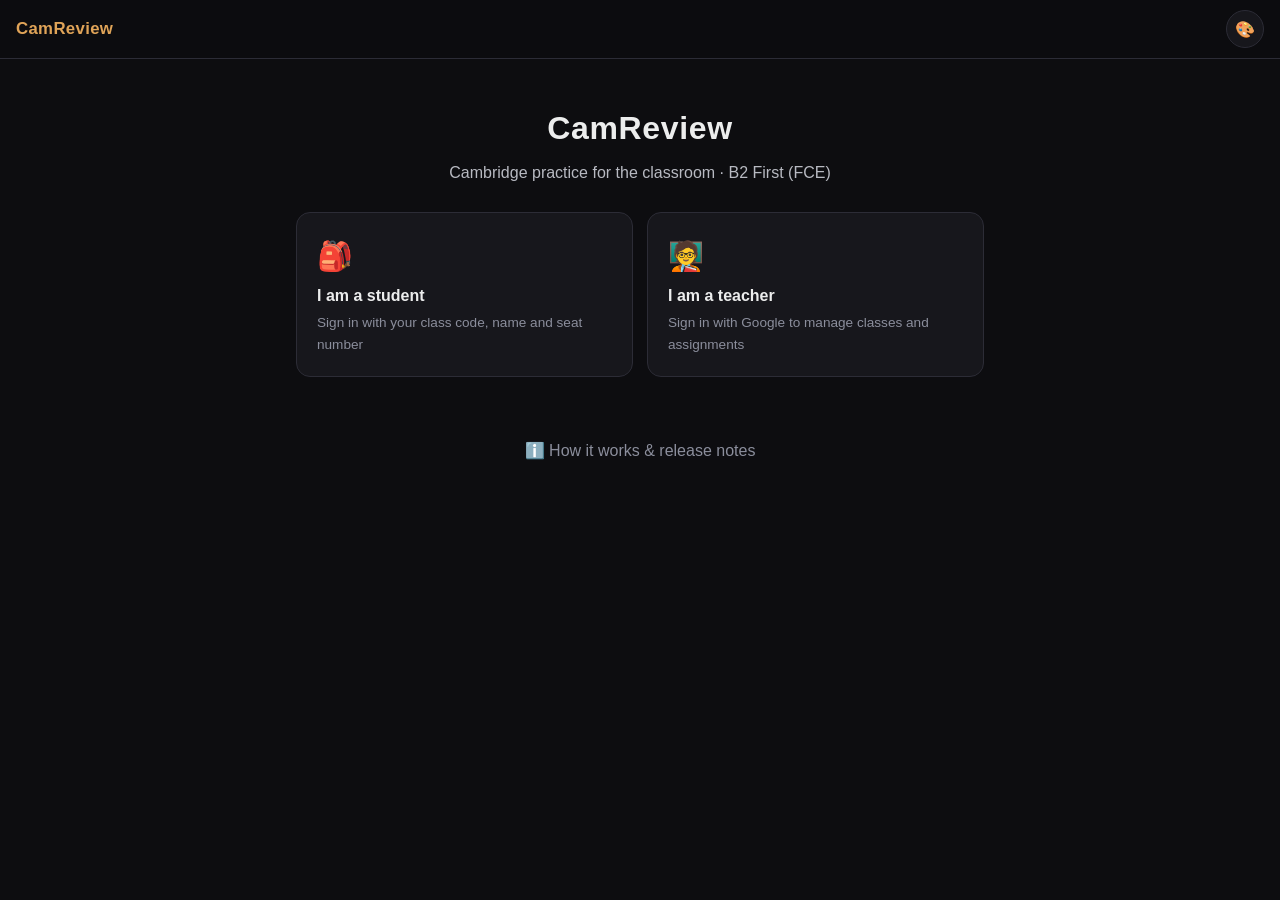
<file: index.html>
<!DOCTYPE html>
<html lang="en">
<head>
  <meta charset="UTF-8">
  <meta name="viewport" content="width=device-width, initial-scale=1.0, viewport-fit=cover">
  <meta name="theme-color" content="#0d0d10">
  <script>
  /* Apply the saved theme and text size before first paint, to avoid a flash of the default. */
  (function () {
    try {
      var t = localStorage.getItem("cam_theme");
      if (t && t !== "ink") document.documentElement.setAttribute("data-theme", t);
      var bgs = { ink: "#0d0d10", navy: "#0a1220", forest: "#0c1410",
                  paper: "#f4efe4", plum: "#16101a", celadon: "#0d1416" };
      if (t && bgs[t]) {
        var m = document.querySelector('meta[name="theme-color"]');
        if (m) m.setAttribute("content", bgs[t]);
      }
      var fs = parseInt(localStorage.getItem("cam_fontsize"), 10);
      if (fs && fs >= 85 && fs <= 175) document.documentElement.style.fontSize = fs + "%";
    } catch (e) {}
  })();
  </script>
  <title>CamReview — Cambridge Practice for the Classroom</title>
  <meta name="description" content="Cambridge exam practice for the classroom — teachers set assignments, students practise, progress syncs across devices.">
  <link rel="stylesheet" href="css/style.css?v=20260827at">
</head>
<body>

<header class="topbar">
  <button id="brand" class="brand" type="button">CamReview</button>
  <span id="who" class="who"></span>
  <button id="theme-btn" class="icon-btn" type="button" aria-label="Choose theme" title="Colours &amp; text size">🎨</button>
  <button id="logout" class="ghost-btn small hidden" type="button">Sign out</button>
</header>

<div id="zoom-warn" class="zoom-warn hidden">
  <span id="zoom-warn-text"></span>
  <button id="zoom-warn-x" class="link-btn" type="button" aria-label="Dismiss">✕</button>
</div>

<main id="main">

  <!-- ========== 選擇身分 ========== -->
  <section id="view-role" class="view">
    <div class="hero">
      <h1>CamReview</h1>
      <p class="lead">Cambridge practice for the classroom · B2 First (FCE)</p>
    </div>
    <div class="role-grid">
      <button class="role-card" data-go="student">
        <span class="role-emoji">🎒</span>
        <strong>I am a student</strong>
        <span class="role-sub">Sign in with your class code, name and seat number</span>
      </button>
      <button class="role-card" data-go="teacher">
        <span class="role-emoji">🧑‍🏫</span>
        <strong>I am a teacher</strong>
        <span class="role-sub">Sign in with Google to manage classes and assignments</span>
      </button>
    </div>
  </section>

  <!-- ========== 學生登入 ========== -->
  <section id="view-student-login" class="view hidden">
    <div class="card form-card">
      <h2>Student sign-in</h2>
      <p class="hint">Ask your teacher for the class code. Your seat number is your account — sign in with the same
        number on any device and you'll see exactly the same work.</p>
      <label class="field">Class code
        <input id="in-code" type="text" autocomplete="off" autocapitalize="characters" spellcheck="false"
               maxlength="12" placeholder="e.g. K7M2QD">
      </label>
      <label class="field">Name
        <input id="in-name" type="text" autocomplete="name" maxlength="40" placeholder="Your name">
      </label>
      <label class="field">Seat number
        <input id="in-seat" type="text" inputmode="numeric" autocomplete="off" maxlength="10" placeholder="e.g. 7">
      </label>
      <p id="login-error" class="error-text hidden"></p>
      <button id="do-login" class="primary-btn" type="button">Sign in</button>
      <button class="ghost-btn small" type="button" data-go="role">← Back</button>
    </div>
  </section>

  <!-- ========== 學生首頁 ========== -->
  <section id="view-student-home" class="view hidden">
    <div class="card">
      <p class="eyebrow" id="stu-class"></p>
      <h2 id="stu-name"></h2>
      <p class="hint" id="stu-sync"></p>
    </div>
    <div class="card">
      <h3>Assignments</h3>
      <div id="stu-assignments" class="class-list"></div>
    </div>
    <div class="card">
      <h3>Free practice</h3>
      <p class="hint">The FCE practice banks are being connected next — you'll be able to practise here any time,
        and your progress will follow you to any device.</p>
    </div>
  </section>

  <!-- ========== 老師登入 ========== -->
  <section id="view-teacher-login" class="view hidden">
    <div class="card form-card">
      <h2>Teacher sign-in</h2>
      <p class="hint">Sign in with your Google account. You will only see the classes you create, and students never see your account details.</p>
      <div id="gsi-slot"></div>
      <p id="gsi-note" class="hint"></p>

      <!-- Google 帳號通過後，第一次還要輸入老師識別碼；後端擋，前端只是介面。 -->
      <div id="teacher-code-box" class="hidden">
        <hr style="border:0;border-top:1px solid var(--border);margin:18px 0">
        <h3>Teacher code</h3>
        <p class="hint">Signed in as <strong id="tc-email"></strong>. One more step: enter the teacher
          code to unlock the teacher side. You only need to do this once on each account.</p>
        <label class="field">Teacher code
          <input id="in-teacher-code" type="text" autocomplete="off" spellcheck="false" maxlength="64"
                 placeholder="Ask the administrator for this">
        </label>
        <p id="tc-error" class="error-text hidden"></p>
        <button id="do-teacher-code" class="primary-btn" type="button">Unlock</button>
        <button id="do-teacher-signout" class="ghost-btn small" type="button">Use a different account</button>
      </div>

      <button class="ghost-btn small" type="button" data-go="role">← Back</button>
    </div>
  </section>

  <!-- ========== 老師：班級列表 ========== -->
  <section id="view-teacher-home" class="view hidden">
    <div class="card">
      <h2>My classes</h2>
      <div id="class-list" class="class-list"></div>
      <div class="row-form">
        <input id="in-class-name" type="text" maxlength="60" placeholder="Class name (e.g. Year 11 FCE)">
        <button id="do-create-class" class="primary-btn small" type="button">Create class</button>
      </div>
      <p id="class-error" class="error-text hidden"></p>
    </div>
  </section>

  <!-- ========== 老師：單一班級 ========== -->
  <section id="view-class" class="view hidden">
    <div class="card">
      <button class="ghost-btn small" type="button" data-go="teacher-home">← My classes</button>
      <h2 id="cls-name"></h2>
      <p class="eyebrow">Class code</p>
      <p class="code-big" id="cls-code"></p>
      <p class="hint">Give this code to your class. Students sign in with the code, their name and their seat number — no password needed.</p>
      <label class="check">
        <input id="cls-locked" type="checkbox">
        Lock the roster (only seat numbers already on the roster can sign in)
      </label>
    </div>

    <div class="card">
      <h3>Assignments</h3>
      <div id="assign-list" class="class-list"></div>
      <div class="row-form">
        <button id="do-new-assign" class="primary-btn small" type="button">+ New assignment</button>
        <button id="do-dashboard" class="ghost-btn small" type="button">📊 Class dashboard</button>
      </div>
    </div>

    <div class="card">
      <h3>Roster <span id="cls-count" class="muted"></span></h3>
      <div id="roster" class="roster"></div>
      <details class="bulk">
        <summary>Bulk import roster</summary>
        <p class="hint">One student per line, in the format "seat number, name". When a student signs in with that seat number, they are matched to this entry.</p>
        <textarea id="in-bulk" rows="6" placeholder="1, Alex Chen&#10;2, Bella Wu&#10;3, Chris Lin"></textarea>
        <button id="do-bulk" class="primary-btn small" type="button">Import</button>
      </details>
      <p id="roster-error" class="error-text hidden"></p>
    </div>

    <div class="card danger-zone">
      <button id="do-delete-class" class="danger-btn small" type="button">Delete this class</button>
      <p class="hint">This also deletes the roster and every student record for this class. It cannot be undone.</p>
    </div>
  </section>

  <!-- ========== 老師：新增作業 ========== -->
  <section id="view-assign-build" class="view hidden">
    <div class="card">
      <button class="ghost-btn small" type="button" data-go="class">← Back to class</button>
      <h2>New assignment</h2>
      <label class="field">Assignment title
        <input id="in-assign-title" type="text" maxlength="100" placeholder="e.g. Unit 3 — Open cloze">
      </label>
      <label class="field">Due date and time (optional)
        <input id="in-assign-due" type="datetime-local">
      </label>
      <label class="field">Time limit in minutes (optional — leave blank for no limit)
        <input id="in-assign-limit" type="number" min="1" max="600" placeholder="e.g. 30">
      </label>
      <label class="check">
        <input id="in-assign-exam" type="checkbox">
        Exam mode (one attempt only — no retries after submitting)
      </label>
    </div>

    <div class="card">
      <h3>Pick from the question bank</h3>
      <div class="row-form">
        <select id="in-bank-source" class="wide"></select>
        <label class="muted" for="in-bank-count">How many</label>
        <input id="in-bank-count" class="narrow" type="number" min="1" max="30" value="5">
        <button id="do-bank-pick" class="primary-btn small" type="button">Add</button>
      </div>
      <p id="bank-note" class="hint">The bank loads the first time you press Add (about 1 MB), then stays ready.</p>
    </div>

    <div class="card">
      <h3>Write your own question</h3>
      <div class="row-form">
        <select id="in-q-kind" class="wide">
          <option value="mc">Multiple choice</option>
          <option value="gap">Gap fill</option>
          <option value="writing">Writing task</option>
        </select>
      </div>
      <div id="q-form-mc" class="q-form">
        <label class="field">Question
          <input id="in-q-text" type="text" maxlength="500" placeholder="She is keen ___ tennis.">
        </label>
        <label class="field">Options (one per line)
          <textarea id="in-q-options" rows="4" placeholder="on&#10;in&#10;at&#10;for"></textarea>
        </label>
        <label class="field">Which option is correct? (1 = first line)
          <input id="in-q-answer" type="number" min="1" max="6" value="1">
        </label>
      </div>
      <div id="q-form-gap" class="q-form hidden">
        <label class="field">Question (use ___ for the gap)
          <input id="in-q-gaptext" type="text" maxlength="500" placeholder="It was ___ cold that the lake froze.">
        </label>
        <label class="field">Accepted answers (separate alternatives with commas)
          <input id="in-q-answers" type="text" maxlength="300" placeholder="so">
        </label>
      </div>
      <div id="q-form-writing" class="q-form hidden">
        <p class="hint">Type your own prompt, or start from a ready-made B2 First task and edit it.</p>
        <div id="wt-row" class="row-form"></div>
        <label class="field">Writing prompt
          <textarea id="in-q-prompt" rows="4" maxlength="2000" placeholder="Write an email to a friend describing your weekend."></textarea>
        </label>
        <div class="row-form">
          <input id="in-q-min" type="number" min="0" placeholder="Min words (e.g. 140)">
          <input id="in-q-max" type="number" min="0" placeholder="Max words (e.g. 190)">
        </div>
      </div>
      <label class="field">Explanation (optional — students see it after they submit)
        <input id="in-q-exp" type="text" maxlength="500">
      </label>
      <button id="do-add-q" class="primary-btn small" type="button">Add this question</button>
    </div>

    <div class="card">
      <h3>Questions in this assignment <span id="assign-count" class="muted">(0)</span></h3>
      <div id="assign-items" class="roster"></div>
      <p id="assign-error" class="error-text hidden"></p>
      <button id="do-save-assign" class="primary-btn" type="button">Assign to the class</button>
    </div>
  </section>

  <!-- ========== 老師：單一作業 ========== -->
  <section id="view-assign-detail" class="view hidden">
    <div class="card">
      <button class="ghost-btn small" type="button" data-go="class">← Back to class</button>
      <h2 id="ad-title"></h2>
      <p class="hint" id="ad-meta"></p>
    </div>
    <div class="card">
      <h3>Class progress</h3>
      <div id="ad-students" class="roster"></div>
    </div>
    <div class="card danger-zone">
      <button id="do-delete-assign" class="danger-btn small" type="button">Delete this assignment</button>
      <p class="hint">Student answers for this assignment are deleted too.</p>
    </div>
  </section>

  <!-- ========== 老師：班級儀表板 ========== -->
  <section id="view-dashboard" class="view hidden">
    <div class="card">
      <button class="ghost-btn small" type="button" data-go="class">← Back to class</button>
      <h2>Class dashboard</h2>
      <p class="hint" id="db-meta"></p>
      <button id="do-csv" class="ghost-btn small" type="button">⬇️ Export scores (CSV)</button>
    </div>

    <div class="card">
      <h3>Students</h3>
      <div id="db-students" class="roster"></div>
    </div>

    <div class="card">
      <h3>By assignment</h3>
      <div id="db-assignments" class="roster"></div>
    </div>

    <div class="card">
      <h3>Accuracy by question type</h3>
      <div id="db-kinds"></div>
      <p class="hint">Auto-marked questions only (multiple choice and gap fill). Writing tasks are not included.</p>
    </div>

    <div class="card">
      <h3>Most-missed questions</h3>
      <div id="db-hardest" class="roster"></div>
    </div>
  </section>

  <!-- ========== 老師：單一學生 ========== -->
  <section id="view-student-work" class="view hidden">
    <div class="card">
      <button class="ghost-btn small" type="button" data-go="dashboard">← Back to dashboard</button>
      <h2 id="sw-name"></h2>
    </div>
    <div id="sw-body"></div>
  </section>

  <!-- ========== 學生：作答 ========== -->
  <section id="view-take" class="view hidden">
    <div class="card">
      <h2 id="take-title"></h2>
      <p class="hint" id="take-meta"></p>
      <p id="take-timer" class="code-big hidden"></p>
    </div>
    <div id="take-items"></div>
    <div class="card">
      <p id="take-error" class="error-text hidden"></p>
      <button id="do-submit" class="primary-btn" type="button">Submit</button>
      <button class="ghost-btn small" type="button" data-go="student">← Back</button>
    </div>
  </section>

  <!-- ========== 學生：成績 ========== -->
  <section id="view-result" class="view hidden">
    <div class="card">
      <h2 id="res-title"></h2>
      <p class="code-big" id="res-score"></p>
      <p class="hint" id="res-note"></p>
      <button class="ghost-btn small" type="button" data-go="student">← Back to assignments</button>
    </div>
    <div id="res-review"></div>
  </section>

</main>

<footer class="footer">
  <button id="show-versions" class="link-btn" type="button">ℹ️ How it works &amp; release notes</button>
</footer>

<section id="view-versions" class="view hidden">
  <div class="card">
    <button class="ghost-btn small" type="button" data-go="back">← Back</button>
    <h2>How it works</h2>
    <h3>For teachers</h3>
    <ol class="steps">
      <li>Sign in with Google and create a class.</li>
      <li>Give the class the <strong>6-character class code</strong>.</li>
      <li>Students sign in with the code, their name and their seat number. The roster fills in automatically, or you can bulk-import it first.</li>
      <li>Once the roster is final, tick <strong>Lock the roster</strong> so only listed seat numbers can sign in.</li>
    </ol>
    <h3>For students</h3>
    <ol class="steps">
      <li>Your seat number is your account. Sign in with the same code and seat number on any device and you will see exactly the same work.</li>
      <li>There is no password, so please never sign in with someone else's seat number.</li>
    </ol>
    <h2>Release notes</h2>
    <p class="hint">This device is running build <strong id="build-stamp">—</strong>. If you report something
      that looks wrong, quoting this tells us whether you already have the fix.<br>
      Screen: <span id="build-viewport">—</span></p>
    <div id="versions"></div>
  </div>
</section>

<div id="theme-backdrop" class="sheet-backdrop hidden"></div>
<div id="theme-sheet" class="theme-sheet hidden" role="dialog" aria-label="Choose theme">
  <h3>Colours</h3>
  <div id="theme-grid" class="theme-grid"></div>
  <h3>Text size</h3>
  <div class="fs-row">
    <button id="fs-minus" class="ghost-btn small" type="button" aria-label="Smaller text">A−</button>
    <span id="fs-val">100%</span>
    <button id="fs-plus" class="ghost-btn small" type="button" aria-label="Larger text">A＋</button>
  </div>
</div>

<script src="js/dialog.js?v=20260827at"></script>
<script src="js/util.js?v=20260827at"></script>
<script src="js/pick.js?v=20260827at"></script>
<script src="js/versions.js?v=20260827at"></script>
<script src="js/api.js?v=20260827at"></script>
<script src="js/app.js?v=20260827at"></script>
</body>
</html>
</file>
<file: css/style.css>
/* ============================================================
   CamReview — 課堂版，行動優先
   色系主題與 LanExamMock 共用同一組 CSS 變數名稱與色票，
   讓兩個站看起來是同一家人。預設 ink（墨黑），
   其餘由 [data-theme="..."] 覆寫（2026-08-26 Tony 要求可換色）。
   ============================================================ */

/* ---------- 墨黑 ink (default) — near-black + warm amber ---------- */
:root {
  --bg: #0d0d10;
  --surface: #17171c;
  --surface-hi: #1c1c22;
  --surface2: #212129;
  --border: #2c2c36;
  --border-strong: #3a3a47;
  --text: #eceded;
  --text2: #b8bac2;
  --muted: #8b8e9c;
  --accent: #e0a458;
  --accent-soft: rgba(224, 164, 88, 0.14);
  --accent-contrast: #211302;
  --green: #4ade80;
  --green-soft: rgba(74, 222, 128, 0.12);
  --red: #f87171;
  --red-soft: rgba(248, 113, 113, 0.12);
  --shadow-1: 0 1px 2px rgba(0, 0, 0, 0.35);
  --shadow-2: 0 6px 24px rgba(0, 0, 0, 0.45);
  --header-bg: rgba(13, 13, 16, 0.82);

  --radius-s: 9px;
  --radius: 14px;
  --radius-l: 20px;
  --font-ui: -apple-system, BlinkMacSystemFont, "Segoe UI", "Noto Sans TC",
    "PingFang TC", "Microsoft JhengHei", "Helvetica Neue", Arial, sans-serif;
}

/* ---------- 深海藍 navy — deep navy + gold ---------- */
[data-theme="navy"] {
  --bg: #0a1220;
  --surface: #101c2f;
  --surface-hi: #142238;
  --surface2: #182740;
  --border: #243550;
  --border-strong: #31456a;
  --text: #e9eef7;
  --text2: #b4c0d6;
  --muted: #8496b4;
  --accent: #d6b25e;
  --accent-soft: rgba(214, 178, 94, 0.14);
  --accent-contrast: #1d1402;
  --green: #38d399;
  --green-soft: rgba(56, 211, 153, 0.12);
  --red: #f4788a;
  --red-soft: rgba(244, 120, 138, 0.12);
  --shadow-1: 0 1px 2px rgba(2, 8, 20, 0.4);
  --shadow-2: 0 6px 24px rgba(2, 8, 20, 0.5);
  --header-bg: rgba(10, 18, 32, 0.82);
}

/* ---------- 森林綠 forest — dark green + cream ---------- */
[data-theme="forest"] {
  --bg: #0c1410;
  --surface: #131f18;
  --surface-hi: #17251d;
  --surface2: #1b2b21;
  --border: #293e31;
  --border-strong: #37503f;
  --text: #ecf0e8;
  --text2: #bcc8b8;
  --muted: #8ba08c;
  --accent: #d8c69a;
  --accent-soft: rgba(216, 198, 154, 0.13);
  --accent-contrast: #1c1706;
  --green: #6fcf8f;
  --green-soft: rgba(111, 207, 143, 0.12);
  --red: #ef8072;
  --red-soft: rgba(239, 128, 114, 0.12);
  --shadow-1: 0 1px 2px rgba(2, 10, 5, 0.4);
  --shadow-2: 0 6px 24px rgba(2, 10, 5, 0.5);
  --header-bg: rgba(12, 20, 16, 0.82);
}

/* ---------- 暖米白 paper — warm paper + ink (light) ---------- */
[data-theme="paper"] {
  --bg: #f4efe4;
  --surface: #fdfaf2;
  --surface-hi: #fffdf8;
  --surface2: #ede6d5;
  --border: #d9cfb8;
  --border-strong: #c4b797;
  --text: #2a251d;
  --text2: #514a3c;
  --muted: #746b58;
  --accent: #8a5a26;
  --accent-soft: rgba(138, 90, 38, 0.1);
  --accent-contrast: #fffaf0;
  --green: #1e7e46;
  --green-soft: rgba(30, 126, 70, 0.1);
  --red: #b23140;
  --red-soft: rgba(178, 49, 64, 0.09);
  --shadow-1: 0 1px 2px rgba(90, 74, 40, 0.1);
  --shadow-2: 0 6px 20px rgba(90, 74, 40, 0.16);
  --header-bg: rgba(244, 239, 228, 0.85);
}

/* ---------- 玫瑰紫 plum — dark plum + rose ---------- */
[data-theme="plum"] {
  --bg: #16101a;
  --surface: #201826;
  --surface-hi: #261d2e;
  --surface2: #2b2133;
  --border: #3c2f47;
  --border-strong: #4d3d5b;
  --text: #f0eaf3;
  --text2: #c8bcd0;
  --muted: #a091ad;
  --accent: #e08ba1;
  --accent-soft: rgba(224, 139, 161, 0.13);
  --accent-contrast: #2b0d15;
  --green: #57d19b;
  --green-soft: rgba(87, 209, 155, 0.12);
  --red: #f2758d;
  --red-soft: rgba(242, 117, 141, 0.12);
  --shadow-1: 0 1px 2px rgba(8, 3, 12, 0.4);
  --shadow-2: 0 6px 24px rgba(8, 3, 12, 0.5);
  --header-bg: rgba(22, 16, 26, 0.82);
}

/* ---------- 青瓷 celadon — graphite teal ---------- */
[data-theme="celadon"] {
  --bg: #0d1416;
  --surface: #151f22;
  --surface-hi: #19262a;
  --surface2: #1e2b30;
  --border: #2b3d43;
  --border-strong: #395057;
  --text: #e8eff0;
  --text2: #b3c4c7;
  --muted: #859ba0;
  --accent: #62c4b8;
  --accent-soft: rgba(98, 196, 184, 0.13);
  --accent-contrast: #032019;
  --green: #55d38e;
  --green-soft: rgba(85, 211, 142, 0.12);
  --red: #f07f7f;
  --red-soft: rgba(240, 127, 127, 0.12);
  --shadow-1: 0 1px 2px rgba(2, 8, 10, 0.4);
  --shadow-2: 0 6px 24px rgba(2, 8, 10, 0.5);
  --header-bg: rgba(13, 20, 22, 0.82);
}

/* ============================================================ */

* { box-sizing: border-box; -webkit-tap-highlight-color: transparent; }
/* 版面永遠不准橫向捲動：手機上只要有一處超出，整頁就要左右拖。
   一定要用 clip 不能用 hidden——hidden 會讓 <html> 變成捲動容器，
   標題列的 position:sticky 就跟著失效（實測過，browser-smoke 有守門）。 */
html { overflow-x: clip; }

body {
  margin: 0;
  overflow-x: clip;
  /* 長網址、長單字、貼上的原文都可能撐破卡片 */
  overflow-wrap: break-word;
  word-break: break-word;
  background: var(--bg);
  color: var(--text);
  font-family: var(--font-ui);
  line-height: 1.6;
  -webkit-text-size-adjust: 100%;
}

.hidden { display: none !important; }
.muted { color: var(--muted); font-weight: 400; }

/* ---------- 標題列 ---------- */
.topbar {
  position: sticky;
  top: 0;
  z-index: 20;
  display: flex;
  align-items: center;
  gap: 12px;
  padding: 10px 16px;
  background: var(--header-bg);
  backdrop-filter: blur(8px);
  border-bottom: 1px solid var(--border);
}
.brand {
  background: none;
  border: 0;
  color: var(--accent);
  font: inherit;
  font-weight: 700;
  font-size: 1.05rem;
  letter-spacing: 0.02em;
  cursor: pointer;
  padding: 0;
}
.who { margin-left: auto; color: var(--text2); font-size: 0.85rem; }

/* ---------- 版面 ---------- */
main { max-width: 720px; margin: 0 auto; padding: 20px 16px 60px; }

.hero { text-align: center; padding: 24px 0 8px; }
.hero h1 { margin: 0; font-size: 2rem; letter-spacing: 0.02em; }
.lead { color: var(--text2); margin: 6px 0 0; }

.card {
  min-width: 0;
  overflow-wrap: anywhere;
  background: var(--surface);
  border: 1px solid var(--border);
  border-radius: var(--radius);
  padding: 18px;
  margin: 0 0 16px;
  box-shadow: var(--shadow-1);
}
.card h2 { margin: 4px 0 10px; font-size: 1.25rem; }
.card h3 { margin: 4px 0 8px; font-size: 1.05rem; }
.form-card { max-width: 420px; margin-inline: auto; }

.eyebrow {
  margin: 0;
  color: var(--muted);
  font-size: 0.78rem;
  text-transform: uppercase;
  letter-spacing: 0.08em;
}
.hint { color: var(--text2); font-size: 0.9rem; margin: 8px 0; }
.error-text {
  color: var(--red);
  background: var(--red-soft);
  border-radius: var(--radius-s);
  padding: 8px 10px;
  font-size: 0.9rem;
  margin: 10px 0 0;
}

/* ---------- 身分選擇 ---------- */
.role-grid { display: grid; gap: 14px; margin-top: 18px; }
@media (min-width: 560px) { .role-grid { grid-template-columns: 1fr 1fr; } }
.role-card {
  display: flex;
  flex-direction: column;
  gap: 4px;
  align-items: flex-start;
  text-align: left;
  padding: 20px;
  background: var(--surface);
  border: 1px solid var(--border);
  border-radius: var(--radius);
  color: var(--text);
  font: inherit;
  cursor: pointer;
  transition: border-color 0.15s, transform 0.15s;
}
.role-card:hover { border-color: var(--accent); transform: translateY(-2px); }
.role-emoji { font-size: 1.8rem; }
.role-sub { color: var(--muted); font-size: 0.85rem; }

/* ---------- 表單 ---------- */
.field { display: block; margin: 14px 0; color: var(--text2); font-size: 0.88rem; }

/* ⚠️ 每一個可打字的欄位都必須 ≥16px，這不是美觀問題是版面問題：
   iOS Safari 只要你點進 font-size 小於 16px 的欄位，就會自動把整頁放大，
   而且放大後不會自己還原 —— 右邊被切掉、sticky 標題列被推出畫面外，
   就是 Tony 2026-08-26 傳的那張截圖。
   標籤文字仍然維持 0.88rem（.field 自己），只有控制項被拉回 16px。
   用 max() 而不是寫死 16px，字級調到 175% 時才會跟著放大。
   browser-smoke 有守門，之後誰把欄位字級改小就會測試失敗。 */
.field input,
textarea,
.row-form input {
  display: block;
  width: 100%;
  margin-top: 6px;
  padding: 11px 12px;
  background: var(--surface2);
  border: 1px solid var(--border-strong);
  border-radius: var(--radius-s);
  color: var(--text);
  font: inherit;
}
.field input:focus, textarea:focus, .row-form input:focus {
  outline: 2px solid var(--accent);
  outline-offset: 1px;
}
#in-code { text-transform: uppercase; letter-spacing: 0.18em; font-weight: 600; }

/* 橫排表單一律可換行，且每個欄位都要能被壓縮（min-width:0）。
   少了這兩件事，手機上 select＋數字框＋按鈕會把按鈕擠出畫面右邊
   ——就是 Tony 2026-08-26 回報的「Add 跑到頁面外面」。 */
.row-form {
  display: flex;
  flex-wrap: wrap;
  gap: 8px;
  align-items: center;
  margin-top: 14px;
}
.row-form > * { min-width: 0; }
.row-form input, .row-form select { margin-top: 0; flex: 1 1 8em; }
.row-form button { flex: 0 0 auto; }
/* 題庫來源的選單字很長，讓它自己佔滿一行，Add 那一排才排得整齊 */
.row-form select.wide { flex: 1 1 100%; }
.row-form input.narrow { flex: 0 1 6em; }

select {
  padding: 11px 12px;
  background: var(--surface2);
  border: 1px solid var(--border-strong);
  border-radius: var(--radius-s);
  color: var(--text);
  font: inherit;
  max-width: 100%;
}
select:focus { outline: 2px solid var(--accent); outline-offset: 1px; }

.check { display: flex; align-items: center; gap: 8px; color: var(--text2); font-size: 0.9rem; margin-top: 12px; }
.check input { width: 18px; height: 18px; accent-color: var(--accent); }

/* ---------- 按鈕 ---------- */
.primary-btn, .ghost-btn, .danger-btn {
  font: inherit;
  border-radius: var(--radius-s);
  cursor: pointer;
  padding: 11px 18px;
  border: 1px solid transparent;
}
.primary-btn { background: var(--accent); color: var(--accent-contrast); font-weight: 600; width: 100%; }
.primary-btn.small { width: auto; padding: 9px 14px; }
.ghost-btn { background: transparent; color: var(--text2); border-color: var(--border-strong); }
.ghost-btn.small, .danger-btn.small { padding: 7px 12px; font-size: 0.85rem; }
.danger-btn { background: transparent; color: var(--red); border-color: var(--red); }
.primary-btn:disabled { opacity: 0.5; cursor: default; }
.link-btn { background: none; border: 0; color: var(--muted); font: inherit; cursor: pointer; }

/* ---------- 班級 ---------- */
.class-list { display: grid; gap: 10px; }
.class-row {
  display: flex;
  align-items: center;
  gap: 10px;
  padding: 12px 14px;
  background: var(--surface-hi);
  border: 1px solid var(--border);
  border-radius: var(--radius-s);
  cursor: pointer;
  text-align: left;
  color: var(--text);
  font: inherit;
  width: 100%;
}
.class-row:hover { border-color: var(--accent); }
.class-row .code { color: var(--accent); font-weight: 700; letter-spacing: 0.12em; }
.class-row > span { min-width: 0; overflow-wrap: anywhere; }
.class-row .count { margin-left: auto; flex: none; color: var(--muted); font-size: 0.85rem; }

.code-big {
  font-size: clamp(1.4rem, 8vw, 2rem);
  overflow-wrap: anywhere;
  font-weight: 700;
  letter-spacing: 0.3em;
  color: var(--accent);
  margin: 2px 0 4px;
}

/* ---------- 名冊 ---------- */
.roster { display: grid; gap: 6px; margin-bottom: 10px; }
.roster-row {
  display: flex;
  align-items: center;
  gap: 10px;
  padding: 8px 12px;
  background: var(--surface-hi);
  border: 1px solid var(--border);
  border-radius: var(--radius-s);
  font-size: 0.92rem;
}
.roster-row .seat {
  min-width: 2.4em;
  text-align: center;
  color: var(--accent);
  font-weight: 700;
}
.roster-row > span { min-width: 0; overflow-wrap: anywhere; }
.roster-row .seen { margin-left: auto; flex: none; color: var(--muted); font-size: 0.8rem; }
.roster-row .rm { background: none; border: 0; color: var(--muted); cursor: pointer; font-size: 1rem; }
.roster-row .rm:hover { color: var(--red); }

.bulk summary { cursor: pointer; color: var(--text2); font-size: 0.9rem; }
.bulk textarea { margin: 10px 0; font-family: ui-monospace, SFMono-Regular, Menlo, monospace; }

.danger-zone { border-color: rgba(248, 113, 113, 0.3); }
.steps { color: var(--text2); font-size: 0.92rem; padding-left: 1.2em; }
.steps li { margin: 6px 0; }

.footer { text-align: center; padding: 0 0 30px; }

/* ---------- 版本紀錄 ---------- */
.ver { border-left: 2px solid var(--border-strong); padding-left: 12px; margin: 14px 0; }
.ver h4 { margin: 0 0 4px; color: var(--accent); font-size: 0.95rem; }
.ver ul { margin: 0; padding-left: 1.1em; color: var(--text2); font-size: 0.9rem; }

/* ---------- 作答 ---------- */
.q-form { margin-top: 6px; }
.check.opt {
  align-items: flex-start;
  padding: 8px 10px;
  margin: 6px 0;
  background: var(--surface-hi);
  border: 1px solid var(--border);
  border-radius: var(--radius-s);
  color: var(--text);
  cursor: pointer;
}
.check.opt:hover { border-color: var(--accent); }
.check.opt input { margin-top: 3px; }

/* 題幹常帶換行（Part 4 的原句／關鍵字／改寫句各一行），要保留 */
.pre { white-space: pre-wrap; }
.passage {
  white-space: pre-wrap;
  color: var(--text2);
  font-size: 0.92rem;
  max-height: 40vh;
  overflow-y: auto;
  padding-right: 6px;
}
#view-take textarea, #view-take input[type="text"] {
  width: 100%;
  margin-top: 8px;
  padding: 11px 12px;
  background: var(--surface2);
  border: 1px solid var(--border-strong);
  border-radius: var(--radius-s);
  color: var(--text);
  font: inherit;
}
#take-timer { text-align: center; letter-spacing: 0.1em; }

/* ---------- 儀表板 ---------- */
.roster-row.as-btn { cursor: pointer; text-align: left; font: inherit; width: 100%; }
.roster-row.as-btn:hover { border-color: var(--accent); }
.kind-row { display: flex; align-items: center; gap: 10px; margin: 10px 0; font-size: 0.92rem; }
.kind-row > span:first-child { min-width: 4.5em; }
.bar {
  flex: 1;
  height: 10px;
  background: var(--surface2);
  border-radius: 999px;
  overflow: hidden;
}
.bar-fill { display: block; height: 100%; background: var(--accent); }

/* ---------- 寫作批改 ---------- */
.fb-teacher {
  border-left: 3px solid var(--accent);
  padding-left: 10px;
  margin: 10px 0;
}
.writing-mark {
  margin-top: 12px;
  padding-top: 12px;
  border-top: 1px solid var(--border);
}
.writing-mark .row-form input { margin-top: 0; }


/* ---------- 對話框（dialog.js） ----------
   2026-08-26 Tony 回報：按 Sign out 之後 OK 出現在頁面最下面。
   原因是 dialog.js 產的 .dlg-* 從來沒有對應的樣式，overlay 變成一般區塊
   接在 <main> 後面。這裡補上：固定滿版、置中、蓋在最上層。 */
.dlg-overlay {
  position: fixed;
  inset: 0;
  z-index: 60;
  display: flex;
  align-items: center;
  justify-content: center;
  padding: 20px;
  background: rgba(0, 0, 0, 0.55);
  animation: dlg-bd 0.15s ease both;
}
@keyframes dlg-bd { from { opacity: 0; } to { opacity: 1; } }
.dlg-card {
  width: 100%;
  max-width: 380px;
  background: var(--surface);
  border: 1px solid var(--border-strong);
  border-radius: var(--radius);
  box-shadow: var(--shadow-2);
  padding: 20px;
  animation: dlg-in 0.18s cubic-bezier(0.25, 0.8, 0.3, 1) both;
}
@keyframes dlg-in {
  from { transform: translateY(12px) scale(0.97); opacity: 0; }
  to   { transform: none; opacity: 1; }
}
.dlg-msg {
  color: var(--text);
  white-space: pre-wrap;
  overflow-wrap: anywhere;
  margin-bottom: 18px;
}
.dlg-btns { display: flex; gap: 10px; justify-content: flex-end; flex-wrap: wrap; }
.dlg-btns .primary-btn { width: auto; }

/* ---------- 主題選擇（🎨） ---------- */
.icon-btn {
  flex: none;
  width: 38px; height: 38px;
  display: flex; align-items: center; justify-content: center;
  background: var(--surface);
  border: 1px solid var(--border);
  border-radius: 50%;
  color: var(--text2);
  cursor: pointer;
  font-size: 1rem;
  transition: transform 0.15s ease, border-color 0.15s ease, color 0.15s ease;
}
.icon-btn:active { transform: scale(0.92); border-color: var(--accent); color: var(--accent); }

.sheet-backdrop {
  position: fixed; inset: 0; z-index: 50;
  background: rgba(0, 0, 0, 0.5);
  animation: dlg-bd 0.2s ease both;
}
.theme-sheet {
  position: fixed; left: 0; right: 0; bottom: 0; z-index: 51;
  background: var(--surface);
  border: 1px solid var(--border); border-bottom: none;
  border-radius: var(--radius-l) var(--radius-l) 0 0;
  padding: 16px 18px calc(18px + env(safe-area-inset-bottom));
  max-width: 720px; margin: 0 auto;
  max-height: 85vh; overflow-y: auto;
  box-shadow: var(--shadow-2);
  animation: sheet-in 0.28s cubic-bezier(0.25, 0.8, 0.3, 1) both;
}
@keyframes sheet-in { from { transform: translateY(100%); } to { transform: none; } }
.theme-sheet h3 { margin: 2px 0 12px; letter-spacing: 0.04em; }
/* auto-fit 而不是固定三欄：窄螢幕（或使用者放大字級）時自己收成兩欄，
   不會有第三欄被切在畫面外還點不到——面板是 position:fixed，
   切出去的部分是捲不到的。 */
.theme-grid { display: grid; grid-template-columns: repeat(auto-fit, minmax(96px, 1fr)); gap: 10px; }
.theme-swatch {
  display: flex; flex-direction: column; align-items: center; gap: 8px;
  background: var(--surface2);
  border: 1px solid var(--border);
  border-radius: var(--radius);
  color: var(--text2);
  font-family: inherit;
  font-size: 0.8rem;
  padding: 12px 6px;
  cursor: pointer;
  transition: transform 0.12s ease, border-color 0.15s ease;
}
.theme-swatch:active { transform: scale(0.95); }
.theme-swatch.selected {
  border-color: var(--accent); color: var(--text);
  box-shadow: 0 0 0 2px var(--accent-soft);
}
.theme-dot {
  width: 34px; height: 34px; border-radius: 50%;
  border: 2px solid rgba(255, 255, 255, 0.18);
  box-shadow: var(--shadow-1);
}
.fs-row { display: flex; align-items: center; gap: 12px; }
#fs-val { min-width: 52px; text-align: center; font-weight: 600; }


/* ---------- 可打字的欄位一律 ≥16px ----------
   ⚠️ 這不是美觀問題，是版面問題：iOS Safari 只要你點進 font-size 小於 16px 的
   輸入欄位，就會自動把整頁放大，而且放大後不會自己還原——右邊被切掉、
   sticky 標題列被推出畫面外，就是 Tony 2026-08-26 傳的那張截圖的成因。

   前面那些 `.field input { font: inherit }` 會從 .field 繼承 0.88rem（=14.08px），
   所以要放在檔尾、用同等或更高的特異性壓過去（含 #view-take 那組 id 選擇器）。
   標籤文字仍然是 0.88rem，只有控制項被拉回去。
   用 max() 而不是寫死 16px，字級調到 175% 時控制項才會跟著放大。
   browser-smoke 有守門，之後誰把欄位字級改小就會測試失敗。 */
.field input,
.field select,
.field textarea,
.row-form input,
.row-form select,
.row-form textarea,
.bulk textarea,
.check input[type="text"],
#view-take textarea,
#view-take input[type="text"],
#view-take input,
input[type="text"],
input[type="number"],
input[type="datetime-local"],
input[type="search"],
input[type="email"],
input[type="password"],
select,
textarea {
  font-size: max(16px, 1rem);
}


/* ---------- 連點不要觸發 iOS 的「點兩下放大」 ----------
   ⚠️ 這是 Tony 2026-08-26 回報「慢慢按放大縮小都可以，連續按快一點就會跑掉」
   的直接原因，也是他一開始那個怎麼都縮不回去的放大狀態的真正來源。

   iOS Safari 把「短時間內在同一處點兩下」解讀成放大手勢。A+ 從 100% 按到 175%
   要按 8 下，正常人一定連著按 —— 第二下就被當成 double-tap，整頁被放大，
   而且放大後不會自己還原。使用者以為是「字級功能把版面弄壞了」，
   其實版面沒動，是瀏覽器把畫面放大了。

   touch-action: manipulation 只關掉 double-tap 放大，一般點擊、捲動、
   兩指捏放大都不受影響（不是 user-scalable=no 那種把使用者鎖死的做法）。 */
button,
a,
label,
select,
input,
textarea,
summary,
[role="button"] {
  touch-action: manipulation;
}

/* ---------- 縮放提示 ----------
   iOS Safari 一旦把頁面放大（點到小欄位、或使用者自己捏），
   放大狀態會一直留著，重新整理也不會還原。使用者看到的是「右邊被切掉」，
   不會聯想到那是縮放——Tony 2026-08-26 連續回報了三次都是這個。
   偵測到就直接講，並說明怎麼還原。 */
.zoom-warn {
  position: sticky;
  top: 0;
  z-index: 25;
  display: flex;
  align-items: center;
  gap: 10px;
  padding: 10px 14px;
  background: var(--accent);
  color: var(--accent-contrast);
  font-size: max(16px, 0.9rem);
  font-weight: 600;
}
.zoom-warn .link-btn { margin-left: auto; color: var(--accent-contrast); flex: none; font-size: 1.1rem; }
</file>
